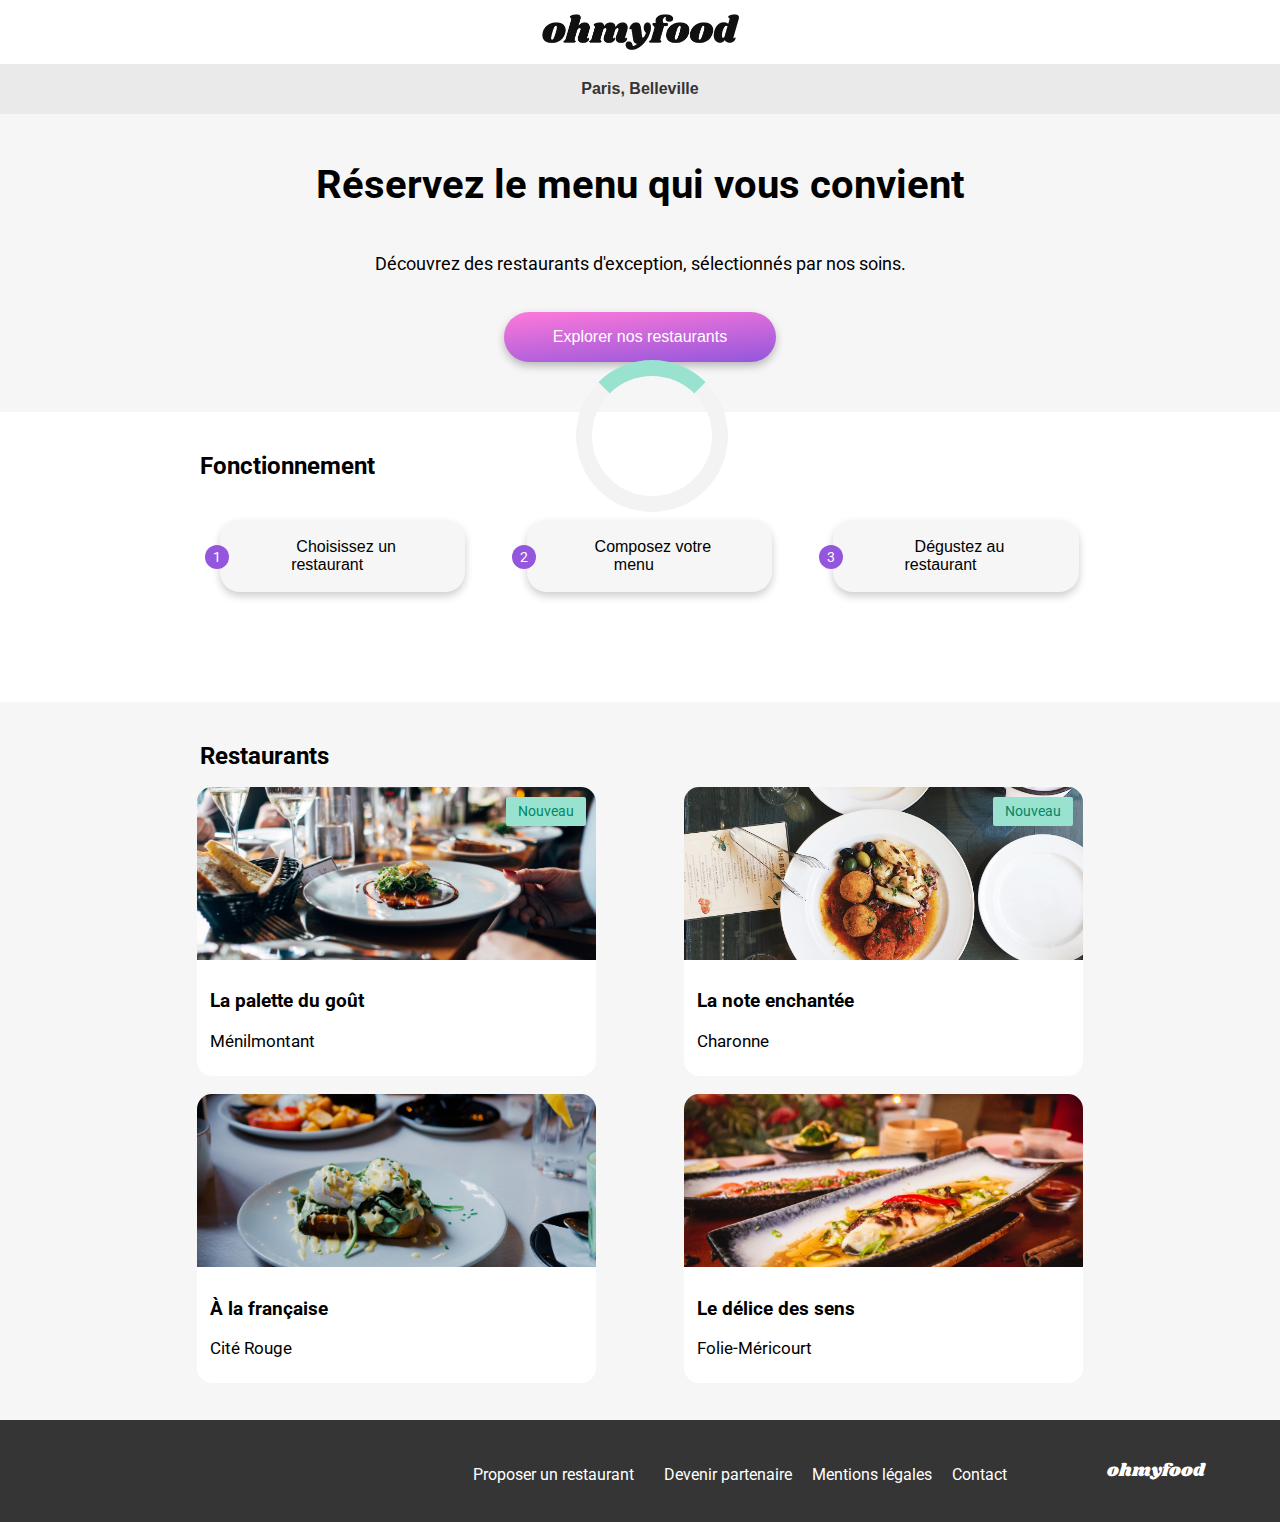
<file: index.html>
<!DOCTYPE html>
<html lang="fr">

<head>
    <meta charset="UTF-8">
    <meta name="viewport" content="width=device-width, initial-scale=1.0">
    <title>Ohmyfood</title>
    <link rel="preconnect" href="https://fonts.googleapis.com">
    <link rel="preconnect" href="https://fonts.gstatic.com" crossorigin>
    <link href="https://fonts.googleapis.com/css2?family=Roboto:wght@400;700&family=Shrikhand&display=swap" rel="stylesheet">
    <link rel="stylesheet" href="https://cdnjs.cloudflare.com/ajax/libs/font-awesome/6.2.1/css/all.min.css"
        integrity="sha512-MV7K8+y+gLIBoVD59lQIYicR65iaqukzvf/nwasF0nqhPay5w/9lJmVM2hMDcnK1OnMGCdVK+iQrJ7lzPJQd1w=="
        crossorigin="anonymous" referrerpolicy="no-referrer">
    <link rel="stylesheet" href="css/main.css">
</head>

<body>
    <div class="loader"></div>
    
    <div class="content-overlay">
    <header class="header-index">
        <div class="header__container">
            <img src="assets/images/logo/ohmyfood.png" alt="logo du ohmyfood">
        </div>
    </header>

    <main>
        <form action="#" method="get">
            <div class="location">
                <i class="fa-solid fa-location-dot"></i>
                <input type="text" class="input-field" name="location" placeholder="Paris, Belleville">
            </div>
        </form>
        <section class="hero-section">
            <h1>Réservez le menu qui vous convient</h1>
            <p>Découvrez des restaurants d'exception, sélectionnés par nos soins.</p>
            <div class="commander-section">
                <button class="hero-section__button">Explorer nos restaurants</button>
            </div>
        </section>

        <section class="fonctionnement">
            <h2 class="fonctionnement__label">Fonctionnement</h2>
            <div class="fonctionnement-buttons">
                <div class="button-container">
                    <div class="button-container--number">1</div>
                    <button class="fonctionnement__button"><i class="fa-solid fa-mobile-screen-button"></i>Choisissez un restaurant</button>  
                </div>
                <div class="button-container">
                    <div class="button-container--number">2</div>
                    <button class="fonctionnement__button"><i class="fa-solid fa-list-ul"></i>Composez votre menu</button>
                </div>
                <div class="button-container">
                    <div class="button-container--number">3</div>
                    <button class="fonctionnement__button"><i class="fa-solid fa-store"></i>Dégustez au restaurant</button>
                </div>   
            </div>
        </section>

        <div class="restaurants">
            <span class="restaurants__title">Restaurants</span>
            <div class="restaurants__cards">
                <a href="palette.html">
                    <article class="restaurant__card">
                        <div class="restaurant__card--image">
                            <img src="assets/images/restaurants/jay-wennington-N_Y88TWmGwA-unsplash.jpg" alt="Image du plat de menu La palette du gout">
                            <span class="badge">Nouveau</span>
                        </div>
                        <div class="restaurant__card--content">
                            <div class="content-txt">
                                <h3 class="card-title">La palette du goût</h3>
                                <p class="card-subtitle">Ménilmontant</p>
                            </div>
                            <div class="card-like">
                                <span class="fa-stack fa-1x">
                                    <i class="fa-regular fa-heart heart-empty fa-stack-1x"></i>
                                    <i class="fa-solid fa-heart heart-full fa-stack-1x"></i>
                                </span>
                            </div>
                        </div>
                    </article>
                </a>
                <a href="note.html">
                    <article class="restaurant__card">
                        <div class="restaurant__card--image">
                            <img src="assets/images/restaurants/stil-u2Lp8tXIcjw-unsplash.jpg" alt="Image du plat de menu La note enchantee">
                            <span class="badge">Nouveau</span>
                        </div>
                        <div class="restaurant__card--content">
                            <div class="content-txt">
                                <h3 class="card-title">La note enchantée</h3>
                                <p class="card-subtitle">Charonne</p>
                            </div>
                            <div class="card-like">
                                <span class="fa-stack fa-1x">
                                    <i class="fa-regular fa-heart heart-empty fa-stack-1x"></i>
                                    <i class="fa-solid fa-heart heart-full fa-stack-1x"></i>
                                </span>
                            </div>
                        </div>
                    </article>
                </a>
                <a href="francaise.html">
                    <article class="restaurant__card">
                        <div class="restaurant__card--image">
                            <img src="assets/images/restaurants/toa-heftiba-DQKerTsQwi0-unsplash.jpg" alt="Image du plat de menu A la française">
                        </div>   
                        <div class="restaurant__card--content">
                            <div class="content-txt">
                                <h3 class="card-title">À la française</h3>
                                <p class="card-subtitle">Cité Rouge</p> 
                            </div>
                            <div class="card-like">
                                <span class="fa-stack fa-1x">
                                    <i class="fa-regular fa-heart heart-empty fa-stack-1x"></i>
                                    <i class="fa-solid fa-heart heart-full fa-stack-1x"></i>
                                </span>
                            </div>
                        </div>
                    </article>
                </a>
                <a href="delice.html">
                    <article class="restaurant__card">
                        <div class="restaurant__card--image">
                            <img src="assets/images/restaurants/louis-hansel-shotsoflouis-qNBGVyOCY8Q-unsplash.jpg" alt="Image du plat de menu Le delice des sens">
                        </div>
                        <div class="restaurant__card--content">
                            <div class="content-txt">
                                <h3 class="card-title">Le délice des sens</h3>
                                <p class="card-subtitle">Folie-Méricourt</p>
                            </div>
                            <div class="card-like">
                                <span class="fa-stack fa-1x">
                                    <i class="fa-regular fa-heart heart-empty fa-stack-1x"></i>
                                    <i class="fa-solid fa-heart heart-full fa-stack-1x"></i>
                                </span>
                            </div>
                        </div>
                    </article>
                </a>
            </div>
        </div>
    </main>

    <footer>
        <div class="footer-section">
            <div class="title">ohmyfood</div>
            <div class="links">
                <ul>
                    <li><a href="#"><i class="fa-solid fa-utensils"></i>Proposer un restaurant</a></li>
                    <li><a href="#"><i class="fa-solid fa-handshake-angle"></i>Devenir partenaire</a></li>
                    <li><a href="#">Mentions légales</a></li>
                    <li><a href="mailto:email@example.com">Contact</a></li>
                </ul>
            </div>
        </div>
    </footer>
</div>
</body>

</html>
</file>
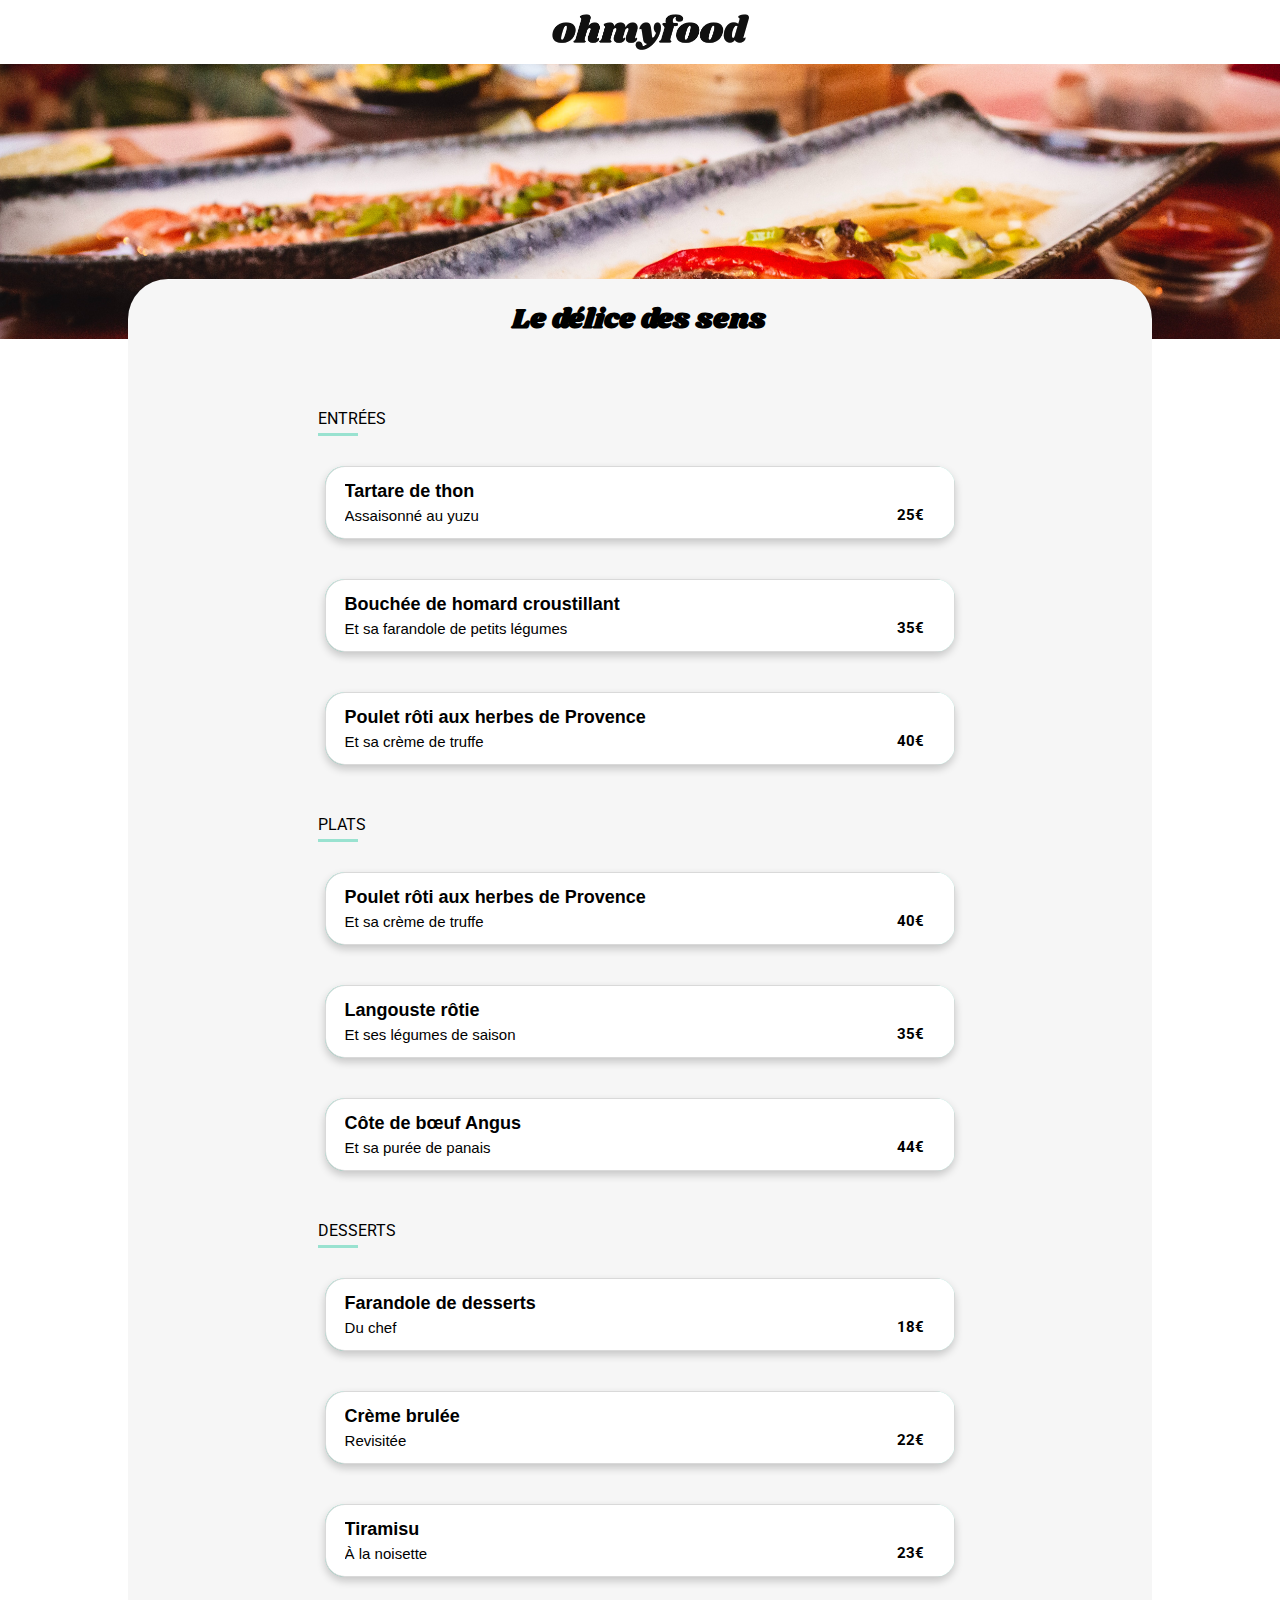
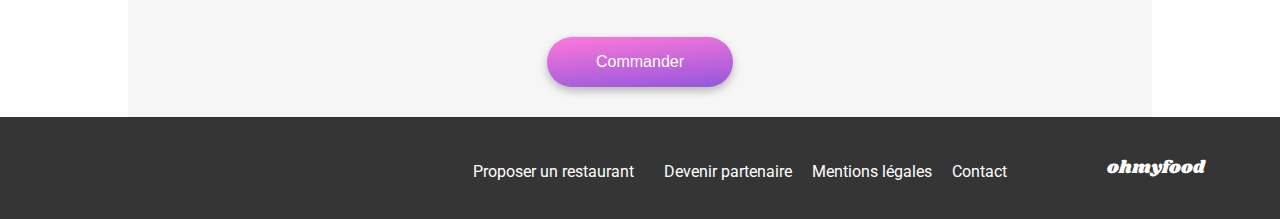
<file: delice.html>
<!DOCTYPE html>
<html lang="fr">

<head>
    <meta charset="UTF-8">
    <meta name="viewport" content="width=device-width, initial-scale=1.0">
    <title>Ohmyfood</title>
    <link rel="preconnect" href="https://fonts.googleapis.com">
    <link rel="preconnect" href="https://fonts.gstatic.com" crossorigin>
    <link href="https://fonts.googleapis.com/css2?family=Roboto:wght@400;500;700&family=Shrikhand&display=swap" rel="stylesheet">
    <link rel="stylesheet" href="https://cdnjs.cloudflare.com/ajax/libs/font-awesome/6.2.1/css/all.min.css"
        integrity="sha512-MV7K8+y+gLIBoVD59lQIYicR65iaqukzvf/nwasF0nqhPay5w/9lJmVM2hMDcnK1OnMGCdVK+iQrJ7lzPJQd1w=="
        crossorigin="anonymous" referrerpolicy="no-referrer">
    <link rel="stylesheet" href="css/main.css">
</head>

<body>
    <header class="header-restaurants">
        <div class="header__container">
            <div class="header__container--arrow">
                <a href="index.html"><i class="fa-solid fa-arrow-left"></i></a>
            </div>
            <div class="header__container--image">
                <img src="assets/images/logo/ohmyfood.png" alt="logo du ohmyfood">
            </div>
        </div>
    </header>

    <main>
        <img class="image-menu" src="assets/images/restaurants/louis-hansel-shotsoflouis-qNBGVyOCY8Q-unsplash.jpg" alt="Image du plat de menu Le delice des sens">
        <section class="restaurant-menu">
            <div class="menu-palette">
                <div class="menu-title">
                    <h1 class="title">Le délice des sens</h1>
                    <div class="card-like">
                        <span class="fa-stack fa-1x">
                            <i class="fa-regular fa-heart heart-empty fa-stack-1x"></i>
                            <i class="fa-solid fa-heart heart-full fa-stack-1x"></i>
                        </span>
                    </div>
                </div>
                <div class="menu-section">
                    <div class="menu-entrees">
                        <div class="menu__label">ENTRÉES</div>
                        <div class="menu-buttons">
                            <div class="menu-button-container button-container">
                                <div class="button-container--wrapper">
                                    <button class="menu__button">
                                        <span class="titre">Tartare de thon</span>
                                        <span class="sous-titre">Assaisonné au yuzu</span>
                                    </button> 
                                    <div class="button-container--price">25<span class="euro">€</span></div> 
                                    <div class="button-extension">
                                        <div class="checkmark"><i class="fa-solid fa-circle-check"></i></div>
                                    </div>
                                </div>
                            </div>
                            <div class="menu-button-container button-container">
                                <div class="button-container--wrapper">
                                    <button class="menu__button">
                                        <span class="titre">Bouchée de homard croustillant</span>
                                        <span class="sous-titre">Et sa farandole de petits légumes</span>
                                    </button> 
                                    <div class="button-container--price">35<span class="euro">€</span></div> 
                                    <div class="button-extension">
                                        <div class="checkmark"><i class="fa-solid fa-circle-check"></i></div>
                                    </div>
                                </div>
                            </div>
                            <div class="menu-button-container button-container">
                                <div class="button-container--wrapper">
                                    <button class="menu__button">
                                        <span class="titre">Poulet rôti aux herbes de Provence</span>
                                        <span class="sous-titre">Et sa crème de truffe</span>
                                    </button>  
                                    <div class="button-container--price">40<span class="euro">€</span></div>
                                    <div class="button-extension">
                                        <div class="checkmark"><i class="fa-solid fa-circle-check"></i></div>
                                    </div>
                                </div>
                            </div>   
                        </div>
                    </div>
                    <div class="menu-plats">
                        <div class="menu__label">PLATS</div>
                        <div class="menu-buttons">
                            <div class="menu-button-container button-container">
                                <div class="button-container--wrapper">
                                    <button class="menu__button">
                                        <span class="titre">Poulet rôti aux herbes de Provence</span>
                                        <span class="sous-titre">Et sa crème de truffe</span>
                                    </button>
                                    <div class="button-container--price">40<span class="euro">€</span></div>  
                                    <div class="button-extension">
                                        <div class="checkmark"><i class="fa-solid fa-circle-check"></i></div>
                                    </div>
                                </div>
                            </div>
                            <div class="menu-button-container button-container">
                                <div class="button-container--wrapper">
                                    <button class="menu__button">
                                        <span class="titre">Langouste rôtie</span>
                                        <span class="sous-titre">Et ses légumes de saison</span>
                                    </button> 
                                    <div class="button-container--price">35<span class="euro">€</span></div> 
                                    <div class="button-extension">
                                        <div class="checkmark"><i class="fa-solid fa-circle-check"></i></div>
                                    </div>
                                </div>
                            </div>
                            <div class="menu-button-container button-container">
                                <div class="button-container--wrapper">
                                    <button class="menu__button">
                                        <span class="titre">Côte de bœuf Angus</span>
                                        <span class="sous-titre">Et sa purée de panais</span>
                                    </button>
                                    <div class="button-container--price">44<span class="euro">€</span></div>  
                                    <div class="button-extension">
                                        <div class="checkmark"><i class="fa-solid fa-circle-check"></i></div>
                                    </div>
                                </div>
                            </div>   
                        </div>
                    </div>
                    <div class="menu-desserts">
                        <div class="menu__label">DESSERTS</div>
                        <div class="menu-buttons">
                            <div class="menu-button-container button-container">
                                <div class="button-container--wrapper">
                                    <button class="menu__button">
                                        <span class="titre">Farandole de desserts</span>
                                        <span class="sous-titre">Du chef</span>
                                    </button> 
                                    <div class="button-container--price">18<span class="euro">€</span></div> 
                                    <div class="button-extension">
                                        <div class="checkmark"><i class="fa-solid fa-circle-check"></i></div>
                                    </div>
                                </div>
                            </div>
                            <div class="menu-button-container button-container">
                                <div class="button-container--wrapper">
                                    <button class="menu__button">
                                        <span class="titre">Crème brulée</span>
                                        <span class="sous-titre">Revisitée</span>
                                    </button>  
                                    <div class="button-container--price">22<span class="euro">€</span></div>
                                    <div class="button-extension">
                                        <div class="checkmark"><i class="fa-solid fa-circle-check"></i></div>
                                    </div>
                                </div>
                            </div>
                            <div class="menu-button-container button-container">
                                <div class="button-container--wrapper">
                                    <button class="menu__button">
                                        <span class="titre">Tiramisu</span>
                                        <span class="sous-titre">À la noisette</span>
                                    </button> 
                                    <div class="button-container--price">23<span class="euro">€</span></div> 
                                    <div class="button-extension">
                                        <div class="checkmark"><i class="fa-solid fa-circle-check"></i></div>
                                    </div>
                                </div>
                            </div>   
                        </div>
                    </div>
                </div>
                <div class="commander-section">
                    <button class="commander__button">Commander</button>
                </div>
            </div>
        </section>
    </main>

    <footer>
        <div class="footer-section">
            <div class="title">ohmyfood</div>
            <div class="links">
                <ul>
                    <li><a href="#"><i class="fa-solid fa-utensils"></i>Proposer un restaurant</a></li>
                    <li><a href="#"><i class="fa-solid fa-handshake-angle"></i>Devenir partenaire</a></li>
                    <li><a href="#">Mentions légales</a></li>
                    <li><a href="mailto:email@example.com">Contact</a></li>
                </ul>
            </div>
        </div>
    </footer>
</body>

</html>
</file>
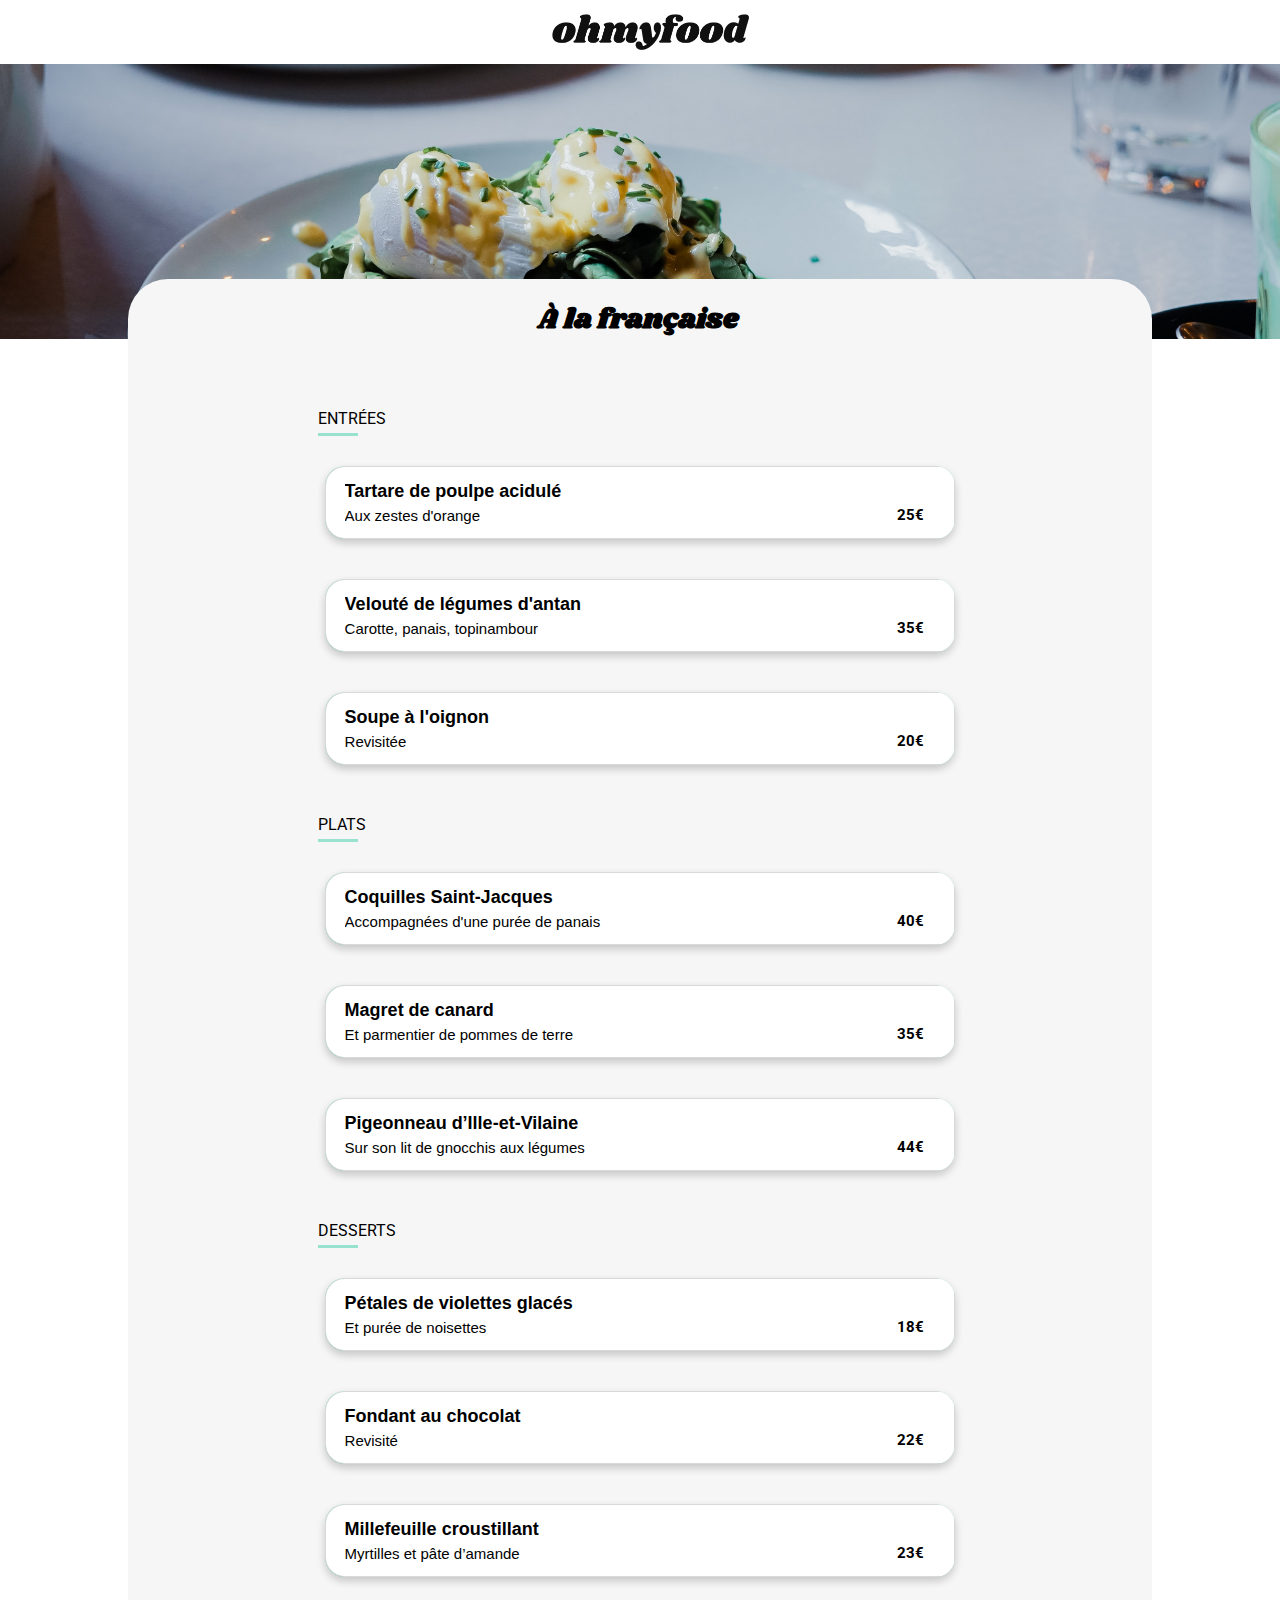
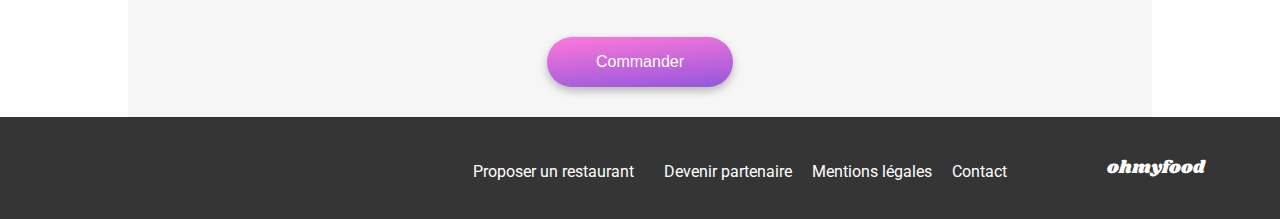
<file: francaise.html>
<!DOCTYPE html>
<html lang="fr">

<head>
    <meta charset="UTF-8">
    <meta name="viewport" content="width=device-width, initial-scale=1.0">
    <title>Ohmyfood</title>
    <link rel="preconnect" href="https://fonts.googleapis.com">
    <link rel="preconnect" href="https://fonts.gstatic.com" crossorigin>
    <link href="https://fonts.googleapis.com/css2?family=Roboto:wght@400;500;700&family=Shrikhand&display=swap" rel="stylesheet">
    <link rel="stylesheet" href="https://cdnjs.cloudflare.com/ajax/libs/font-awesome/6.2.1/css/all.min.css"
        integrity="sha512-MV7K8+y+gLIBoVD59lQIYicR65iaqukzvf/nwasF0nqhPay5w/9lJmVM2hMDcnK1OnMGCdVK+iQrJ7lzPJQd1w=="
        crossorigin="anonymous" referrerpolicy="no-referrer">
    <link rel="stylesheet" href="css/main.css">
</head>

<body>
    <header class="header-restaurants">
        <div class="header__container">
            <div class="header__container--arrow">
                <a href="index.html"><i class="fa-solid fa-arrow-left"></i></a>
            </div>
            <div class="header__container--image">
                <img src="assets/images/logo/ohmyfood.png" alt="logo du ohmyfood">
            </div>
        </div>
    </header>

    <main>
        <img class="image-menu" src="assets/images/restaurants/toa-heftiba-DQKerTsQwi0-unsplash.jpg" alt="Image du plat de menu A la française">
        <section class="restaurant-menu">
            <div class="menu-palette">
                <div class="menu-title">
                    <h1 class="title">À la française</h1>
                    <div class="card-like">
                        <span class="fa-stack fa-1x">
                            <i class="fa-regular fa-heart heart-empty fa-stack-1x"></i>
                            <i class="fa-solid fa-heart heart-full fa-stack-1x"></i>
                        </span>
                    </div>
                </div>
                <div class="menu-section">
                    <div class="menu-entrees">
                        <div class="menu__label">ENTRÉES</div>
                        <div class="menu-buttons">
                            <div class="menu-button-container button-container">
                                <div class="button-container--wrapper">
                                    <button class="menu__button">
                                        <span class="titre">Tartare de poulpe acidulé</span>
                                        <span class="sous-titre">Aux zestes d'orange</span>
                                    </button> 
                                    <div class="button-container--price">25<span class="euro">€</span></div>
                                    <div class="button-extension">
                                        <div class="checkmark"><i class="fa-solid fa-circle-check"></i></div>
                                    </div>
                                </div>
                            </div>
                            <div class="menu-button-container button-container">
                                <div class="button-container--wrapper">
                                    <button class="menu__button">
                                        <span class="titre">Velouté de légumes d'antan</span>
                                        <span class="sous-titre">Carotte, panais, topinambour</span>
                                    </button>  
                                    <div class="button-container--price">35<span class="euro">€</span></div>
                                    <div class="button-extension">
                                        <div class="checkmark"><i class="fa-solid fa-circle-check"></i></div>
                                    </div>
                                </div>
                            </div>
                            <div class="menu-button-container button-container">
                                <div class="button-container--wrapper">
                                    <button class="menu__button">
                                        <span class="titre">Soupe à l'oignon</span>
                                        <span class="sous-titre">Revisitée</span>
                                    </button> 
                                    <div class="button-container--price">20<span class="euro">€</span></div>
                                    <div class="button-extension">
                                        <div class="checkmark"><i class="fa-solid fa-circle-check"></i></div>
                                    </div> 
                                </div>
                            </div>
                        </div>
                    </div>
                    <div class="menu-plats">
                        <div class="menu__label">PLATS</div>
                        <div class="menu-buttons">
                            <div class="menu-button-container button-container">
                                <div class="button-container--wrapper">
                                    <button class="menu__button">
                                        <span class="titre">Coquilles Saint-Jacques</span>
                                        <span class="sous-titre">Accompagnées d'une purée de panais</span>
                                    </button> 
                                    <div class="button-container--price">40<span class="euro">€</span></div>
                                    <div class="button-extension">
                                        <div class="checkmark"><i class="fa-solid fa-circle-check"></i></div>
                                    </div> 
                                </div> 
                            </div>
                            <div class="menu-button-container button-container">
                                <div class="button-container--wrapper">
                                    <button class="menu__button">
                                        <span class="titre">Magret de canard</span>
                                        <span class="sous-titre">Et parmentier de pommes de terre</span>
                                    </button>  
                                    <div class="button-container--price">35<span class="euro">€</span></div>
                                    <div class="button-extension">
                                        <div class="checkmark"><i class="fa-solid fa-circle-check"></i></div>
                                    </div>
                                </div>
                            </div>
                            <div class="menu-button-container button-container">
                                <div class="button-container--wrapper">
                                    <button class="menu__button">
                                        <span class="titre">Pigeonneau d’Ille-et-Vilaine</span>
                                        <span class="sous-titre">Sur son lit de gnocchis aux légumes</span>
                                    </button>
                                    <div class="button-container--price">44<span class="euro">€</span></div>  
                                    <div class="button-extension">
                                        <div class="checkmark"><i class="fa-solid fa-circle-check"></i></div>
                                    </div>
                                </div>
                            </div>   
                        </div>
                    </div>
                    <div class="menu-desserts">
                        <div class="menu__label">DESSERTS</div>
                        <div class="menu-buttons">
                            <div class="menu-button-container button-container">
                                <div class="button-container--wrapper">
                                    <button class="menu__button">
                                        <span class="titre">Pétales de violettes glacés</span>
                                        <span class="sous-titre">Et purée de noisettes</span>
                                    </button>
                                    <div class="button-container--price">18<span class="euro">€</span></div>
                                    <div class="button-extension">
                                        <div class="checkmark"><i class="fa-solid fa-circle-check"></i></div>
                                    </div>  
                                </div>
                            </div>
                            <div class="menu-button-container button-container">
                                <div class="button-container--wrapper">
                                    <button class="menu__button">
                                        <span class="titre">Fondant au chocolat</span>
                                        <span class="sous-titre">Revisité</span>
                                    </button>
                                    <div class="button-container--price">22<span class="euro">€</span></div> 
                                    <div class="button-extension">
                                        <div class="checkmark"><i class="fa-solid fa-circle-check"></i></div>
                                    </div>  
                                </div>
                            </div>
                            <div class="menu-button-container button-container">
                                <div class="button-container--wrapper">
                                    <button class="menu__button">
                                        <span class="titre">Millefeuille croustillant</span>
                                        <span class="sous-titre">Myrtilles et pâte d’amande</span>
                                    </button>
                                    <div class="button-container--price">23<span class="euro">€</span></div> 
                                    <div class="button-extension">
                                        <div class="checkmark"><i class="fa-solid fa-circle-check"></i></div>
                                    </div> 
                                </div>
                            </div>   
                        </div>
                    </div>
                </div>
                <div class="commander-section">
                    <button class="commander__button">Commander</button>
                </div>
            </div>
        </section>
    </main>

    <footer>
        <div class="footer-section">
            <div class="title">ohmyfood</div>
            <div class="links">
                <ul>
                    <li><a href="#"><i class="fa-solid fa-utensils"></i>Proposer un restaurant</a></li>
                    <li><a href="#"><i class="fa-solid fa-handshake-angle"></i>Devenir partenaire</a></li>
                    <li><a href="#">Mentions légales</a></li>
                    <li><a href="mailto:email@example.com">Contact</a></li>
                </ul>
            </div>
        </div>
    </footer>
</body>

</html>
</file>
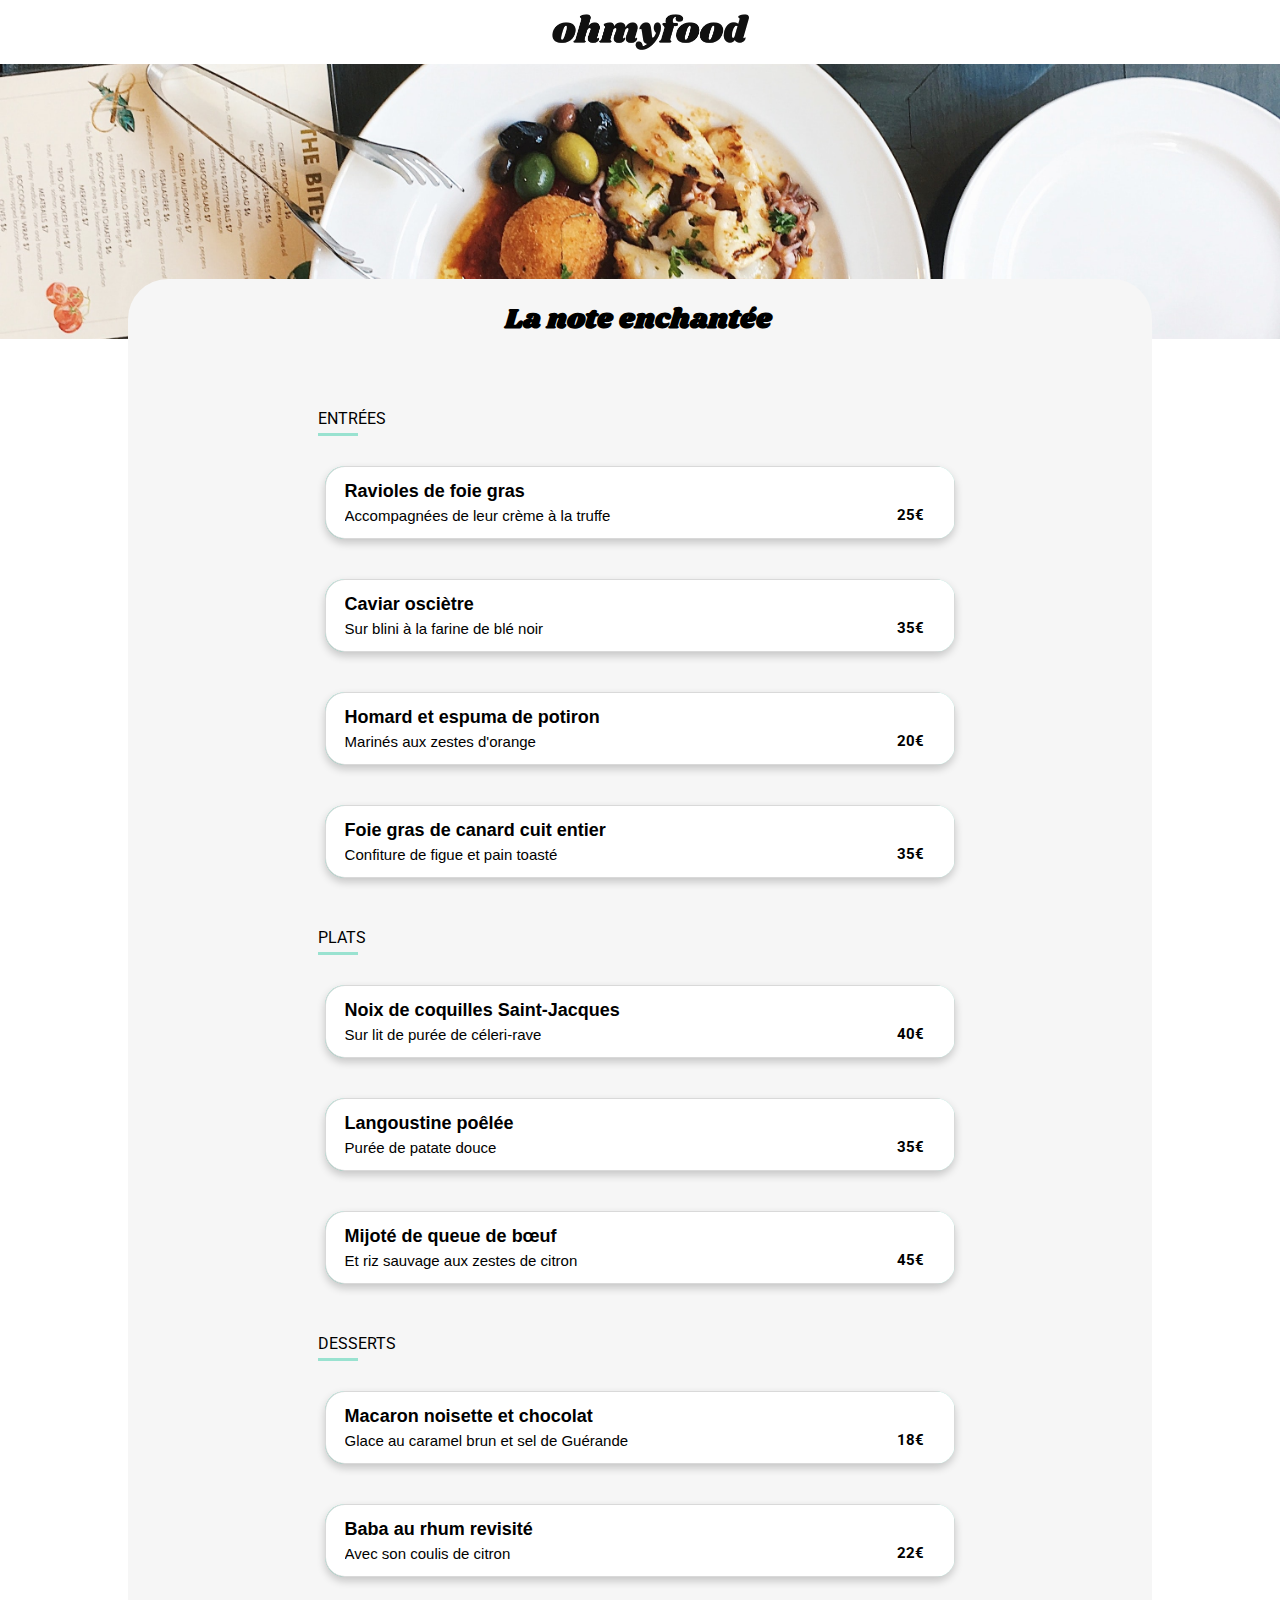
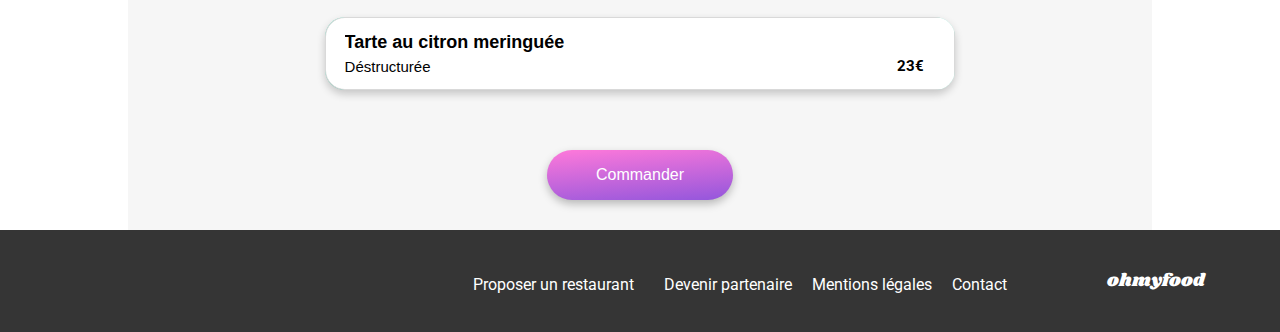
<file: note.html>
<!DOCTYPE html>
<html lang="fr">

<head>
    <meta charset="UTF-8">
    <meta name="viewport" content="width=device-width, initial-scale=1.0">
    <title>Ohmyfood</title>
    <link rel="preconnect" href="https://fonts.googleapis.com">
    <link rel="preconnect" href="https://fonts.gstatic.com" crossorigin>
    <link href="https://fonts.googleapis.com/css2?family=Roboto:wght@400;500;700&family=Shrikhand&display=swap" rel="stylesheet">
    <link rel="stylesheet" href="https://cdnjs.cloudflare.com/ajax/libs/font-awesome/6.2.1/css/all.min.css"
        integrity="sha512-MV7K8+y+gLIBoVD59lQIYicR65iaqukzvf/nwasF0nqhPay5w/9lJmVM2hMDcnK1OnMGCdVK+iQrJ7lzPJQd1w=="
        crossorigin="anonymous" referrerpolicy="no-referrer">
    <link rel="stylesheet" href="css/main.css">
</head>

<body>
    <header class="header-restaurants">
        <div class="header__container">
            <div class="header__container--arrow">
                <a href="index.html"><i class="fa-solid fa-arrow-left"></i></a>
            </div>
            <div class="header__container--image">
                <img src="assets/images/logo/ohmyfood.png" alt="logo du ohmyfood">
            </div>
        </div>
    </header>

    <main>
        <img class="image-menu" src="assets/images/restaurants/stil-u2Lp8tXIcjw-unsplash.jpg" alt="Image du plat de menu La note enchantee">
        <section class="restaurant-menu">
            <div class="menu-palette">
                <div class="menu-title">
                    <h1 class="title">La note enchantée</h1>
                    <div class="card-like">
                        <span class="fa-stack fa-1x">
                            <i class="fa-regular fa-heart heart-empty fa-stack-1x"></i>
                            <i class="fa-solid fa-heart heart-full fa-stack-1x"></i>
                        </span>
                    </div>
                </div>
                <div class="menu-section">
                    <div class="menu-entrees">
                        <div class="menu__label">ENTRÉES</div>
                        <div class="menu-buttons">
                            <div class="menu-button-container button-container">
                                <div class="button-container--wrapper">
                                    <button class="menu__button">
                                        <span class="titre">Ravioles de foie gras</span>
                                        <span class="sous-titre">Accompagnées de leur crème à la truffe</span>
                                    </button>  
                                    <div class="button-container--price">25<span class="euro">€</span></div>
                                    <div class="button-extension">
                                        <div class="checkmark"><i class="fa-solid fa-circle-check"></i></div>
                                    </div>
                                </div>
                            </div>
                            <div class="menu-button-container button-container">
                                <div class="button-container--wrapper">
                                    <button class="menu__button">
                                        <span class="titre">Caviar osciètre</span>
                                        <span class="sous-titre">Sur blini à la farine de blé noir</span>
                                    </button>
                                    <div class="button-container--price">35<span class="euro">€</span></div>
                                    <div class="button-extension">
                                        <div class="checkmark"><i class="fa-solid fa-circle-check"></i></div>
                                    </div>  
                                </div>
                            </div>
                            <div class="menu-button-container button-container">
                                <div class="button-container--wrapper">
                                    <button class="menu__button">
                                        <span class="titre">Homard et espuma de potiron</span>
                                        <span class="sous-titre">Marinés aux zestes d'orange</span>
                                    </button>  
                                    <div class="button-container--price">20<span class="euro">€</span></div>
                                    <div class="button-extension">
                                        <div class="checkmark"><i class="fa-solid fa-circle-check"></i></div>
                                    </div>  
                                </div>
                            </div> 
                            <div class="menu-button-container button-container">
                                <div class="button-container--wrapper">
                                    <button class="menu__button">
                                        <span class="titre">Foie gras de canard cuit entier</span>
                                        <span class="sous-titre">Confiture de figue et pain toasté</span>
                                    </button>  
                                    <div class="button-container--price">35<span class="euro">€</span></div>
                                    <div class="button-extension">
                                        <div class="checkmark"><i class="fa-solid fa-circle-check"></i></div>
                                    </div>  
                                </div>
                            </div>   
                        </div>
                    </div>
                    <div class="menu-plats">
                        <div class="menu__label">PLATS</div>
                        <div class="menu-buttons">
                            <div class="menu-button-container button-container">
                                <div class="button-container--wrapper">
                                    <button class="menu__button">
                                        <span class="titre">Noix de coquilles Saint-Jacques</span>
                                        <span class="sous-titre">Sur lit de purée de céleri-rave</span>
                                    </button> 
                                    <div class="button-container--price">40<span class="euro">€</span></div> 
                                    <div class="button-extension">
                                        <div class="checkmark"><i class="fa-solid fa-circle-check"></i></div>
                                    </div>
                                </div>
                            </div>
                            <div class="menu-button-container button-container">
                                <div class="button-container--wrapper">
                                    <button class="menu__button">
                                        <span class="titre">Langoustine poêlée</span>
                                        <span class="sous-titre">Purée de patate douce</span>
                                    </button>
                                    <div class="button-container--price">35<span class="euro">€</span></div>  
                                    <div class="button-extension">
                                        <div class="checkmark"><i class="fa-solid fa-circle-check"></i></div>
                                    </div>
                                </div>
                            </div>
                            <div class="menu-button-container button-container">
                                <div class="button-container--wrapper">
                                    <button class="menu__button">
                                        <span class="titre">Mijoté de queue de bœuf</span>
                                        <span class="sous-titre">Et riz sauvage aux zestes de citron</span>
                                    </button>  
                                    <div class="button-container--price">45<span class="euro">€</span></div>
                                    <div class="button-extension">
                                        <div class="checkmark"><i class="fa-solid fa-circle-check"></i></div>
                                    </div>
                                </div>
                            </div>   
                        </div>
                    </div>
                    <div class="menu-desserts">
                        <div class="menu__label">DESSERTS</div>
                        <div class="menu-buttons">
                            <div class="menu-button-container button-container">
                                <div class="button-container--wrapper">
                                    <button class="menu__button">
                                        <span class="titre">Macaron noisette et chocolat</span>
                                        <span class="sous-titre">Glace au caramel brun et sel de Guérande</span>
                                    </button> 
                                    <div class="button-container--price">18<span class="euro">€</span></div> 
                                    <div class="button-extension">
                                        <div class="checkmark"><i class="fa-solid fa-circle-check"></i></div>
                                    </div>
                                </div>
                            </div>
                            <div class="menu-button-container button-container">
                                <div class="button-container--wrapper">
                                    <button class="menu__button">
                                        <span class="titre">Baba au rhum revisité</span>
                                        <span class="sous-titre">Avec son coulis de citron</span>
                                    </button> 
                                    <div class="button-container--price">22<span class="euro">€</span></div> 
                                    <div class="button-extension">
                                        <div class="checkmark"><i class="fa-solid fa-circle-check"></i></div>
                                    </div>
                                </div>
                            </div>
                            <div class="menu-button-container button-container">
                                <div class="button-container--wrapper">
                                    <button class="menu__button">
                                        <span class="titre">Tarte au citron meringuée</span>
                                        <span class="sous-titre">Déstructurée</span>
                                    </button>
                                    <div class="button-container--price">23<span class="euro">€</span></div>
                                    <div class="button-extension">
                                        <div class="checkmark"><i class="fa-solid fa-circle-check"></i></div>
                                    </div>  
                                </div>
                            </div>   
                        </div>
                    </div>
                </div>
                <div class="commander-section">
                    <button class="commander__button">Commander</button>
                </div>
            </div>
        </section>
    </main>

    <footer>
        <div class="footer-section">
            <div class="title">ohmyfood</div>
            <div class="links">
                <ul>
                    <li><a href="#"><i class="fa-solid fa-utensils"></i>Proposer un restaurant</a></li>
                    <li><a href="#"><i class="fa-solid fa-handshake-angle"></i>Devenir partenaire</a></li>
                    <li><a href="#">Mentions légales</a></li>
                    <li><a href="mailto:email@example.com">Contact</a></li>
                </ul>
            </div>
        </div>
    </footer>
</body>

</html>
</file>
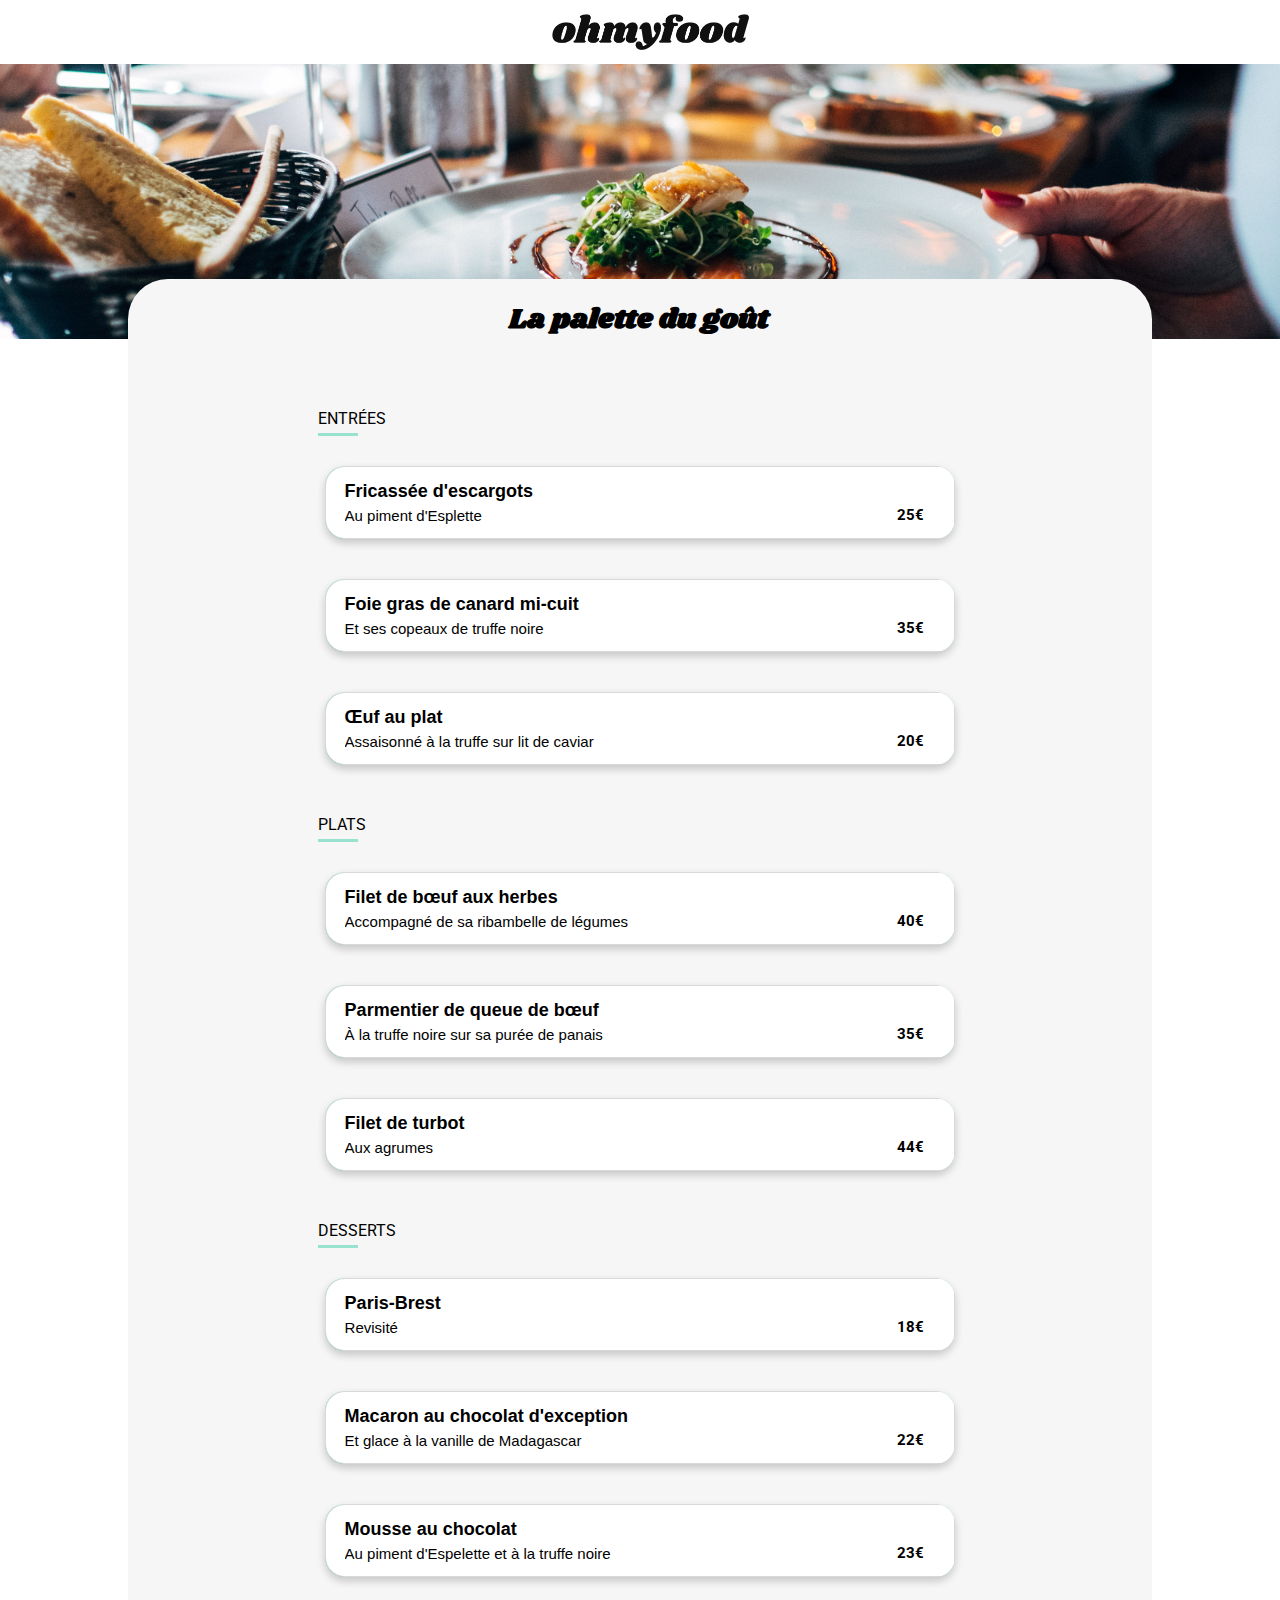
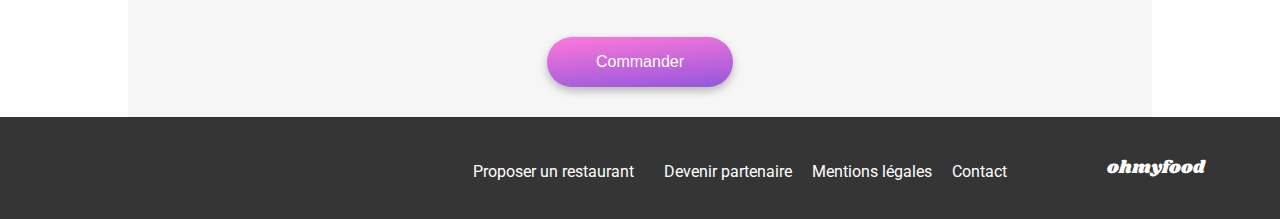
<file: palette.html>
<!DOCTYPE html>
<html lang="fr">

<head>
    <meta charset="UTF-8">
    <meta name="viewport" content="width=device-width, initial-scale=1.0">
    <title>Ohmyfood</title>
    <link rel="preconnect" href="https://fonts.googleapis.com">
    <link rel="preconnect" href="https://fonts.gstatic.com" crossorigin>
    <link href="https://fonts.googleapis.com/css2?family=Roboto:wght@400;500;700&family=Shrikhand&display=swap" rel="stylesheet">
    <link rel="stylesheet" href="https://cdnjs.cloudflare.com/ajax/libs/font-awesome/6.2.1/css/all.min.css"
        integrity="sha512-MV7K8+y+gLIBoVD59lQIYicR65iaqukzvf/nwasF0nqhPay5w/9lJmVM2hMDcnK1OnMGCdVK+iQrJ7lzPJQd1w=="
        crossorigin="anonymous" referrerpolicy="no-referrer">
    <link rel="stylesheet" href="css/main.css">
</head>

<body>
    <header class="header-restaurants">
        <div class="header__container">
            <div class="header__container--arrow">
                <a href="index.html"><i class="fa-solid fa-arrow-left"></i></a>
            </div>
            <div class="header__container--image">
                <img src="assets/images/logo/ohmyfood.png" alt="logo du ohmyfood">
            </div>
        </div>
    </header>

    <main>
        <img class="image-menu" src="assets/images/restaurants/jay-wennington-N_Y88TWmGwA-unsplash.jpg" alt="Image du plat de menu La palette du gout">
        <section class="restaurant-menu">
            <div class="menu-palette">
                <div class="menu-title">
                    <h1 class="title">La palette du goût</h1>
                    <div class="card-like">
                        <span class="fa-stack fa-1x">
                            <i class="fa-regular fa-heart heart-empty fa-stack-1x"></i>
                            <i class="fa-solid fa-heart heart-full fa-stack-1x"></i>
                        </span>
                    </div>
                </div>
                <div class="menu-section">
                    <div class="menu-entrees">
                        <div class="menu__label">ENTRÉES</div>
                        <div class="menu-buttons">
                            <div class="menu-button-container button-container">
                                <div class="button-container--wrapper">
                                    <button class="menu__button">
                                        <span class="titre">Fricassée d'escargots</span>
                                        <span class="sous-titre">Au piment d'Esplette</span>
                                    </button>  
                                    <div class="button-container--price">25<span class="euro">€</span></div>
                                    <div class="button-extension">
                                        <div class="checkmark"><i class="fa-solid fa-circle-check"></i></div>
                                    </div>
                                </div>
                            </div>
                            <div class="menu-button-container button-container">
                                <div class="button-container--wrapper">
                                    <button class="menu__button">
                                        <span class="titre">Foie gras de canard mi-cuit</span>
                                        <span class="sous-titre">Et ses copeaux de truffe noire</span>
                                    </button>  
                                    <div class="button-container--price">35<span class="euro">€</span></div>
                                    <div class="button-extension">
                                        <div class="checkmark"><i class="fa-solid fa-circle-check"></i></div>
                                    </div>
                                </div>
                            </div>
                            <div class="menu-button-container button-container">
                                <div class="button-container--wrapper">
                                    <button class="menu__button">
                                        <span class="titre">Œuf au plat</span>
                                        <span class="sous-titre">Assaisonné à la truffe sur lit de caviar</span>
                                    </button>  
                                    <div class="button-container--price">20<span class="euro">€</span></div>
                                    <div class="button-extension">
                                        <div class="checkmark"><i class="fa-solid fa-circle-check"></i></div>
                                    </div>
                                </div>
                            </div>   
                        </div>
                    </div>
                    <div class="menu-plats">
                        <div class="menu__label">PLATS</div>
                        <div class="menu-buttons">
                            <div class="menu-button-container button-container">
                                <div class="button-container--wrapper">
                                    <button class="menu__button">
                                        <span class="titre">Filet de bœuf aux herbes</span>
                                        <span class="sous-titre">Accompagné de sa ribambelle de légumes</span>
                                    </button>  
                                    <div class="button-container--price">40<span class="euro">€</span></div>
                                    <div class="button-extension">
                                        <div class="checkmark"><i class="fa-solid fa-circle-check"></i></div>
                                    </div>
                                </div>
                            </div>
                            <div class="menu-button-container button-container">
                                <div class="button-container--wrapper">
                                    <button class="menu__button">
                                        <span class="titre">Parmentier de queue de bœuf</span>
                                        <span class="sous-titre">À la truffe noire sur sa purée de panais</span>
                                    </button>  
                                    <div class="button-container--price">35<span class="euro">€</span></div>
                                    <div class="button-extension">
                                        <div class="checkmark"><i class="fa-solid fa-circle-check"></i></div>
                                    </div>
                                </div>
                            </div>
                            <div class="menu-button-container button-container">
                                <div class="button-container--wrapper">
                                    <button class="menu__button">
                                        <span class="titre">Filet de turbot</span>
                                        <span class="sous-titre">Aux agrumes</span>
                                    </button>  
                                    <div class="button-container--price">44<span class="euro">€</span></div>
                                    <div class="button-extension">
                                        <div class="checkmark"><i class="fa-solid fa-circle-check"></i></div>
                                    </div>
                                </div>
                            </div>   
                        </div>
                    </div>
                    <div class="menu-desserts">
                        <div class="menu__label">DESSERTS</div>
                        <div class="menu-buttons">
                            <div class="menu-button-container button-container">
                                <div class="button-container--wrapper">
                                    <button class="menu__button">
                                        <span class="titre">Paris-Brest</span>
                                        <span class="sous-titre">Revisité</span>
                                    </button> 
                                    <div class="button-container--price">18<span class="euro">€</span></div> 
                                    <div class="button-extension">
                                        <div class="checkmark"><i class="fa-solid fa-circle-check"></i></div>
                                    </div>
                                </div>
                            </div>
                            <div class="menu-button-container button-container">
                                <div class="button-container--wrapper">
                                    <button class="menu__button">
                                        <span class="titre">Macaron au chocolat d'exception</span>
                                        <span class="sous-titre">Et glace à la vanille de Madagascar</span>
                                    </button> 
                                    <div class="button-container--price">22<span class="euro">€</span></div> 
                                    <div class="button-extension">
                                        <div class="checkmark"><i class="fa-solid fa-circle-check"></i></div>
                                    </div>
                                </div>
                            </div>
                            <div class="menu-button-container button-container">
                                <div class="button-container--wrapper">
                                    <button class="menu__button">
                                        <span class="titre">Mousse au chocolat</span>
                                        <span class="sous-titre">Au piment d'Espelette et à la truffe noire</span>
                                    </button>  
                                    <div class="button-container--price">23<span class="euro">€</span></div>
                                    <div class="button-extension">
                                        <div class="checkmark"><i class="fa-solid fa-circle-check"></i></div>
                                    </div>
                                </div>
                            </div>   
                        </div>
                    </div>
                </div>
                <div class="commander-section">
                    <button class="commander__button">Commander</button>
                </div>
            </div>
        </section>
    </main>

    <footer>
        <div class="footer-section">
            <div class="title">ohmyfood</div>
            <div class="links">
                <ul>
                    <li><a href="#"><i class="fa-solid fa-utensils"></i>Proposer un restaurant</a></li>
                    <li><a href="#"><i class="fa-solid fa-handshake-angle"></i>Devenir partenaire</a></li>
                    <li><a href="#">Mentions légales</a></li>
                    <li><a href="mailto:email@example.com">Contact</a></li>
                </ul>
            </div>
        </div>
    </footer>
</body>

</html>
</file>
<file: css/main.css>
form {
  display: flex;
  justify-content: center;
  align-items: center;
  height: 50px;
  background-color: #EAEAEA;
  width: 100%;
}
form .location {
  display: flex;
  align-items: center;
  position: relative;
}
form .location i {
  position: absolute;
  color: #353535;
  font-size: 14px;
  margin-right: 5px;
}
form .location .input-field {
  display: flex;
  flex: 1;
  text-align: center;
  color: #353535;
  font-size: 16px;
  font-weight: bold;
  border: none;
  padding: 0;
}

.input-field::placeholder {
  color: #353535;
  opacity: 1;
}

.location > .input-field {
  background-color: #EAEAEA;
}

.hero-section {
  display: flex;
  flex-direction: column;
  align-items: center;
  text-align: center;
  background-color: #F6F6F6;
  padding: 20px;
  margin: 0;
}
.hero-section h1 {
  font-size: 24px;
}
.hero-section p {
  font-size: 18px;
}

.restaurants {
  display: flex;
  flex-direction: column;
  justify-content: space-between;
  background-color: #F6F6F6;
  margin-top: 40px;
}
.restaurants .restaurants__title {
  font-size: 24px;
  font-weight: bold;
  margin-left: 20px;
  padding-top: 40px;
}
.restaurants .restaurants__cards {
  display: flex;
  flex-direction: column;
  justify-content: space-between;
  gap: 18px;
  margin: 17px;
}

.restaurant__card {
  display: flex;
  flex-direction: column;
  border-radius: 15px;
  box-sizing: border-box;
  background-color: white;
  text-decoration: none;
  flex: 1;
}
.restaurant__card .restaurant__card--image {
  position: relative;
}
.restaurant__card .restaurant__card--image .badge {
  display: flex;
  align-items: center;
  justify-content: center;
  position: absolute;
  font-size: 14px;
  border-radius: 2px;
  height: 29px;
  width: 80px;
  color: #008766;
  background-color: #99E2D0;
  right: 10px;
  top: 10px;
}
.restaurant__card .restaurant__card--image img {
  object-fit: cover;
  border-top-left-radius: 15px;
  border-top-right-radius: 15px;
  height: 173px;
  width: 100%;
}
.restaurant__card .restaurant__card--content {
  display: flex;
  flex-direction: row;
  color: black;
}
.restaurant__card .restaurant__card--content .content-txt {
  flex-direction: column;
  padding: 8px 13px;
  text-decoration: none;
}
.restaurant__card .restaurant__card--content .content-txt h2 {
  font-size: 18px;
  font-weight: bold;
  margin-bottom: 0;
}
.restaurant__card .restaurant__card--content .content-txt p {
  font-size: 17px;
  margin-top: 5px;
}
.restaurant__card .restaurant__card--content .card-like {
  border: 1px;
  margin-left: auto;
  margin-top: 30px;
  font-size: 24px;
  cursor: pointer;
}

/****** Media queries ***********/
@media screen and (min-width: 1024px) {
  .hero-section h1 {
    font-size: 40px;
  }
  .restaurants {
    padding: 0 180px 20px 180px;
  }
  .restaurants .restaurants__cards {
    flex-direction: row;
    flex-wrap: wrap;
    justify-content: space-between;
  }
  .restaurants .restaurants__cards a {
    flex: 45% 0 0;
  }
}
.hero-section__button,
.commander__button {
  color: white;
  background-image: linear-gradient(175deg, #FF79DA, #9356DC);
  box-shadow: 0 4px 8px 0 rgba(0, 0, 0, 0.25);
  transition: 1.5s;
  border-radius: 25px;
  border: none;
  cursor: pointer;
  padding: 13px 18px;
  font-size: 16px;
  margin: 20px 30px 30px;
  opacity: 1;
}
.hero-section__button:hover,
.commander__button:hover {
  box-shadow: 0 4px 8px 0 rgba(0, 0, 0, 0.55);
  opacity: 0.7;
}

.commander-section {
  display: flex;
  justify-content: center;
}
.commander-section .commander__button,
.commander-section .hero-section__button {
  padding: 16px 49px;
}

.fonctionnement-buttons,
.menu-buttons {
  display: flex;
  flex-direction: column;
  align-items: center;
  width: 100%;
}
.fonctionnement-buttons .button-container,
.menu-buttons .button-container {
  position: relative;
  margin: 20px;
  display: flex;
  flex-direction: column;
  height: auto;
  width: 95%;
}
.fonctionnement-buttons .button-container .button-container--number,
.menu-buttons .button-container .button-container--number {
  position: absolute;
  left: 2%;
  bottom: 32%;
  width: 24px;
  height: 24px;
  background-color: #9356DC;
  border-radius: 50%;
  display: flex;
  justify-content: center;
  align-items: center;
  font-size: 14px;
  color: white;
}
.fonctionnement-buttons .button-container .button-container--price,
.menu-buttons .button-container .button-container--price {
  position: absolute;
  right: 5%;
  bottom: 20%;
  font-size: 15px;
  font-weight: bold;
}

.fonctionnement__button {
  border-radius: 20px;
  font-size: 16px;
  background-color: #F6F6F6;
  padding: 14px 50px 14px 19px;
  height: 72px;
  box-shadow: 0 4px 8px 0 rgba(0, 0, 0, 0.2);
  transition: 0.3s;
  border: 3px #D9D9D9;
  width: 92%;
  margin-left: 20px;
  cursor: pointer;
}
.fonctionnement__button .fa-solid {
  color: #7E7E7E;
  padding-left: 18px;
  padding-right: 20px;
  transition: color 0.3s;
}

.fonctionnement__button:hover .fa-solid {
  color: #9356DC;
}

.menu-button-container {
  overflow: hidden;
  box-shadow: 0 4px 8px 0 rgba(0, 0, 0, 0.2);
  border-radius: 20px;
}
.menu-button-container .button-container--wrapper {
  display: flex;
  align-items: center;
  overflow: hidden;
  width: 100%;
  background-color: #99E2D0;
  white-space: nowrap;
  text-overflow: ellipsis;
}
.menu-button-container .button-container--wrapper .button-extension {
  width: 0;
  height: 69px;
  background-color: #99E2D0;
  text-align: center;
  transition: width 1s;
}
.menu-button-container .button-container--wrapper .button-extension .checkmark {
  padding: 22px 14px;
  color: white;
  border: none;
  font-size: 20px;
}
.menu-button-container .button-container--wrapper .button-container--price {
  margin-left: auto;
  z-index: 1;
  transition: transform 0.8s ease;
}
.menu-button-container .button-container--wrapper .menu__button {
  border-radius: 20px 0 0 20px;
}
.menu-button-container .button-container--wrapper .titre,
.menu-button-container .button-container--wrapper .sous-titre {
  width: calc(100% - 40px);
  overflow: hidden;
  white-space: nowrap;
  text-overflow: ellipsis;
}
.menu-button-container .button-container--wrapper:hover .button-container--price {
  transform: translateX(-40px);
}
.menu-button-container .button-container--wrapper:hover .button-extension {
  width: 59px;
  display: inline-block;
  opacity: 1;
  z-index: 1;
  animation: 0.8s progress;
}
@keyframes progress {
  from {
    margin-right: -10px;
  }
  to {
    margin-right: 0px;
  }
}

.menu__button {
  border-radius: 20px;
  font-size: 16px;
  background-color: white;
  padding: 14px 50px 14px 19px;
  height: auto;
  width: 100%;
  box-shadow: 0 4px 8px 0 rgba(0, 0, 0, 0.2);
  transition: 0.3s;
  border: 1px solid #D9D9D9;
  cursor: pointer;
  text-align: left;
}
.menu__button span {
  display: block;
}
.menu__button .titre {
  font-size: 18px;
  font-weight: bold;
  overflow: hidden;
  white-space: nowrap;
  text-overflow: ellipsis;
}
.menu__button .sous-titre {
  font-size: 15px;
  padding-top: 5px;
  overflow: hidden;
  white-space: nowrap;
  text-overflow: ellipsis;
}

/****** Media queries ***********/
@media screen and (min-width: 1024px) {
  .fonctionnement {
    display: flex;
    flex-direction: column;
    align-items: flex-start;
    padding: 50px 180px;
  }
  .fonctionnement .fonctionnement-buttons {
    flex-direction: row;
  }
  .menu-section {
    margin: 20px 180px;
  }
  .menu-section .menu-entrees,
  .menu-section .menu-plats {
    margin-bottom: 20px;
  }
}
.image-menu {
  object-fit: cover;
  height: 275px;
  width: 100%;
}

.restaurant-menu {
  background-color: #F6F6F6;
  border-top-left-radius: 40px;
  border-top-right-radius: 40px;
  position: relative;
  width: 100%;
  margin-top: -10%;
}
.restaurant-menu .menu-title {
  display: flex;
  align-items: center;
}
.restaurant-menu .menu-title .title {
  font-size: 28px;
  padding-left: 17px;
  margin-top: 30px;
  margin-right: 20px;
}
.restaurant-menu .menu-title .card-like {
  font-size: 24px;
  cursor: pointer;
  margin-left: auto;
}

.menu-entrees {
  animation: appear 0.5s 0.5s both;
}

.menu-plats {
  animation: appear 0.5s 1.5s both;
}

.menu-desserts {
  animation: appear 0.5s 2.5s both;
}

@keyframes appear {
  0% {
    transform: scale(0.5);
    opacity: 0;
  }
  100% {
    transform: scale(1);
    opacity: 1;
  }
}
/****** Media queries ***********/
@media screen and (min-width: 1024px) {
  .restaurant-menu {
    width: 80%;
    margin: 0 auto;
    margin-top: -5%;
  }
  .restaurant-menu .menu-title {
    display: flex;
    flex-direction: row;
    justify-content: center;
    align-items: center;
  }
  .restaurant-menu .menu-title .title {
    font-size: 28px;
    margin-top: 20px;
    text-align: center;
  }
  .restaurant-menu .menu-title .card-like {
    font-size: 24px;
    margin-left: 0;
  }
}
body {
  font-family: "Roboto", sans-serif;
  margin: 0;
}

.title {
  font-family: "Shrikhand", serif;
}

a {
  text-decoration: none;
}

.fonctionnement,
.menu-section {
  display: flex;
  flex-direction: column;
  padding-top: 20px;
}
.fonctionnement .fonctionnement__label,
.menu-section .fonctionnement__label {
  font-size: 24px;
  font-weight: bold;
  margin: 20px;
}
.fonctionnement .menu__label,
.menu-section .menu__label {
  display: block;
  font-size: 16px;
  margin: 10px;
  border-bottom: 3px solid #99E2D0;
  width: 40px;
  padding-bottom: 5px;
}

.card-like .heart-empty,
.card-like .heart-full {
  transition: opacity 0.8s;
}
.card-like .heart-full {
  opacity: 0;
}
.card-like .heart-full:hover {
  opacity: 1;
  color: transparent;
  background-image: linear-gradient(37deg, #FF79DA, #9356DC);
  background-clip: text;
  -webkit-background-clip: text;
}

.footer-section {
  display: flex;
  flex-direction: column;
  justify-content: space-between;
  color: white;
  background-color: #353535;
  padding: 22px 25px;
}
.footer-section .title {
  font-size: 18px;
  color: white;
}
.footer-section .links {
  display: flex;
}
.footer-section ul {
  list-style: none;
  padding: 0;
  margin: 16px 0;
}
.footer-section ul li {
  padding-top: 7px;
  font-size: 16px;
}
.footer-section ul li a {
  color: white;
}
.footer-section ul li .fa-solid {
  padding-right: 10px;
}
.footer-section ul li .fa-solid.fa-utensils {
  font-size: 13px;
}
.footer-section ul li .fa-solid.fa-handshake-angle {
  font-size: 10px;
}

/****** Media queries ***********/
@media screen and (min-width: 1024px) {
  .footer-section {
    flex-direction: row-reverse;
    justify-content: flex-end;
  }
  .footer-section .title {
    display: flex;
    align-items: center;
    padding: 0 50px;
  }
  .footer-section .links {
    justify-content: flex-end;
    width: 100%;
    padding-right: 50px;
  }
  .footer-section ul {
    display: flex;
    flex-direction: row;
    gap: 20px;
  }
}
header {
  display: flex;
  flex-direction: column;
  align-items: center;
}
header .header__container {
  display: flex;
  flex-direction: row;
  align-items: center;
  justify-content: center;
  width: 100%;
}
header .header__container--arrow {
  display: none;
  font-size: 30px;
}
header .header__container img {
  width: 197px;
  height: 36px;
  padding: 14px 70px;
}

.header-restaurants {
  display: flex;
  flex-direction: row;
}
.header-restaurants .header__container--arrow {
  display: flex;
  padding-left: 7px;
}
.header-restaurants .header__container--arrow a {
  color: #353535;
}

/****** Media queries ***********/
@media screen and (min-width: 1024px) {
  .header-restaurants .header__container--arrow {
    display: flex;
    padding-left: 20px;
  }
  .header-restaurants .header__container--image {
    display: flex;
    justify-content: center;
    flex: 100%;
  }
  .header-restaurants img {
    margin: 0 auto;
    width: 30%;
  }
}
.content-overlay {
  width: 100%;
  height: 100%;
  background-color: rgba(0, 0, 0, 0);
  z-index: 1000;
  animation: fadeInOut 1.8s linear;
}

.content-overlay::after {
  content: "";
  display: block;
  width: 100%;
  height: 100%;
  background-color: rgba(0, 0, 0, 0.5);
}

@keyframes fadeInOut {
  0% {
    opacity: 0;
  }
  100% {
    opacity: 0;
  }
}
.loader {
  position: fixed;
  left: 35%;
  top: 20%;
  z-index: 1;
  border: 16px solid #f3f3f3;
  border-radius: 50%;
  border-top: 16px solid #99E2D0;
  width: 80px;
  height: 80px;
  animation: spin 3s linear forwards, fadeOut 0.5s 1.5s forwards;
}

@keyframes spin {
  0% {
    transform: rotate(0deg);
  }
  100% {
    transform: rotate(360deg);
  }
}
@keyframes fadeOut {
  0% {
    opacity: 1;
  }
  100% {
    opacity: 0;
  }
}
/****** Media queries ***********/
@media screen and (min-width: 1024px) {
  .loader {
    left: 45%;
    top: 40%;
    width: 120px;
    height: 120px;
  }
}

/*# sourceMappingURL=main.css.map */
</file>
